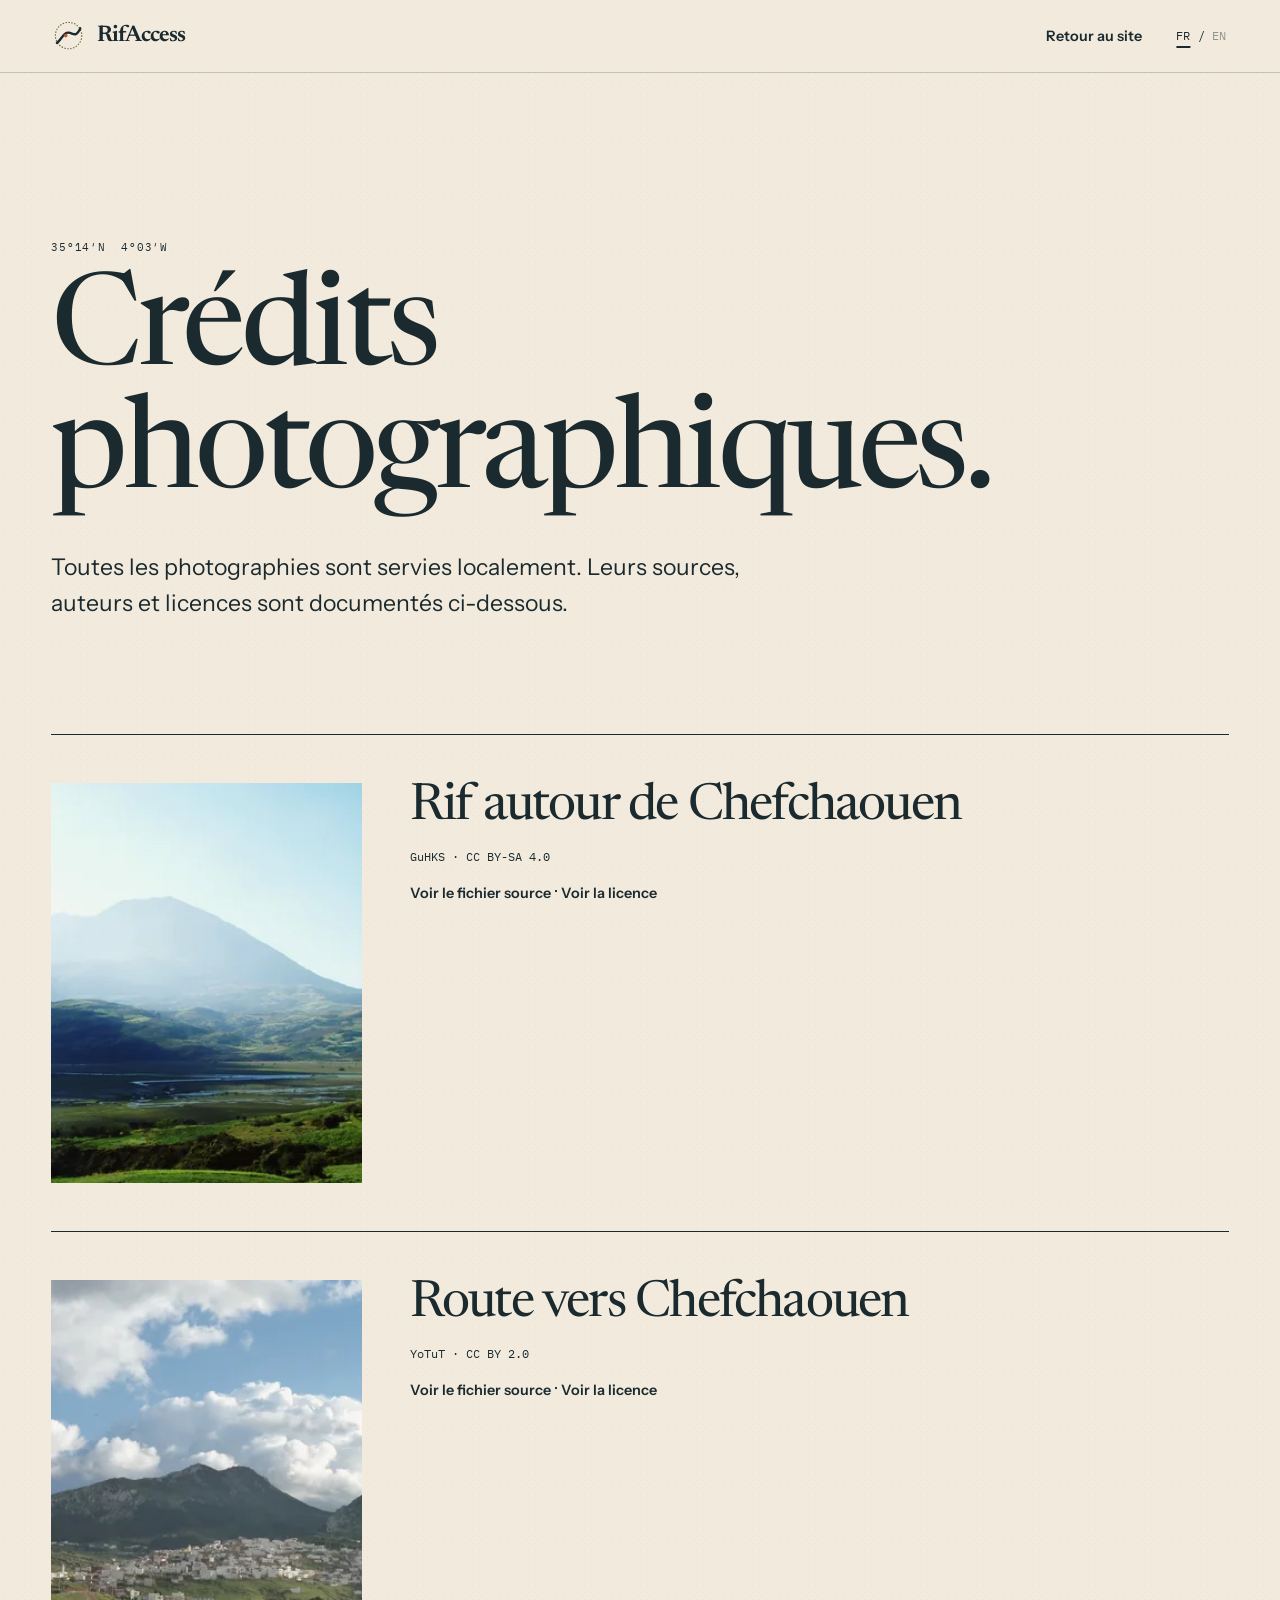
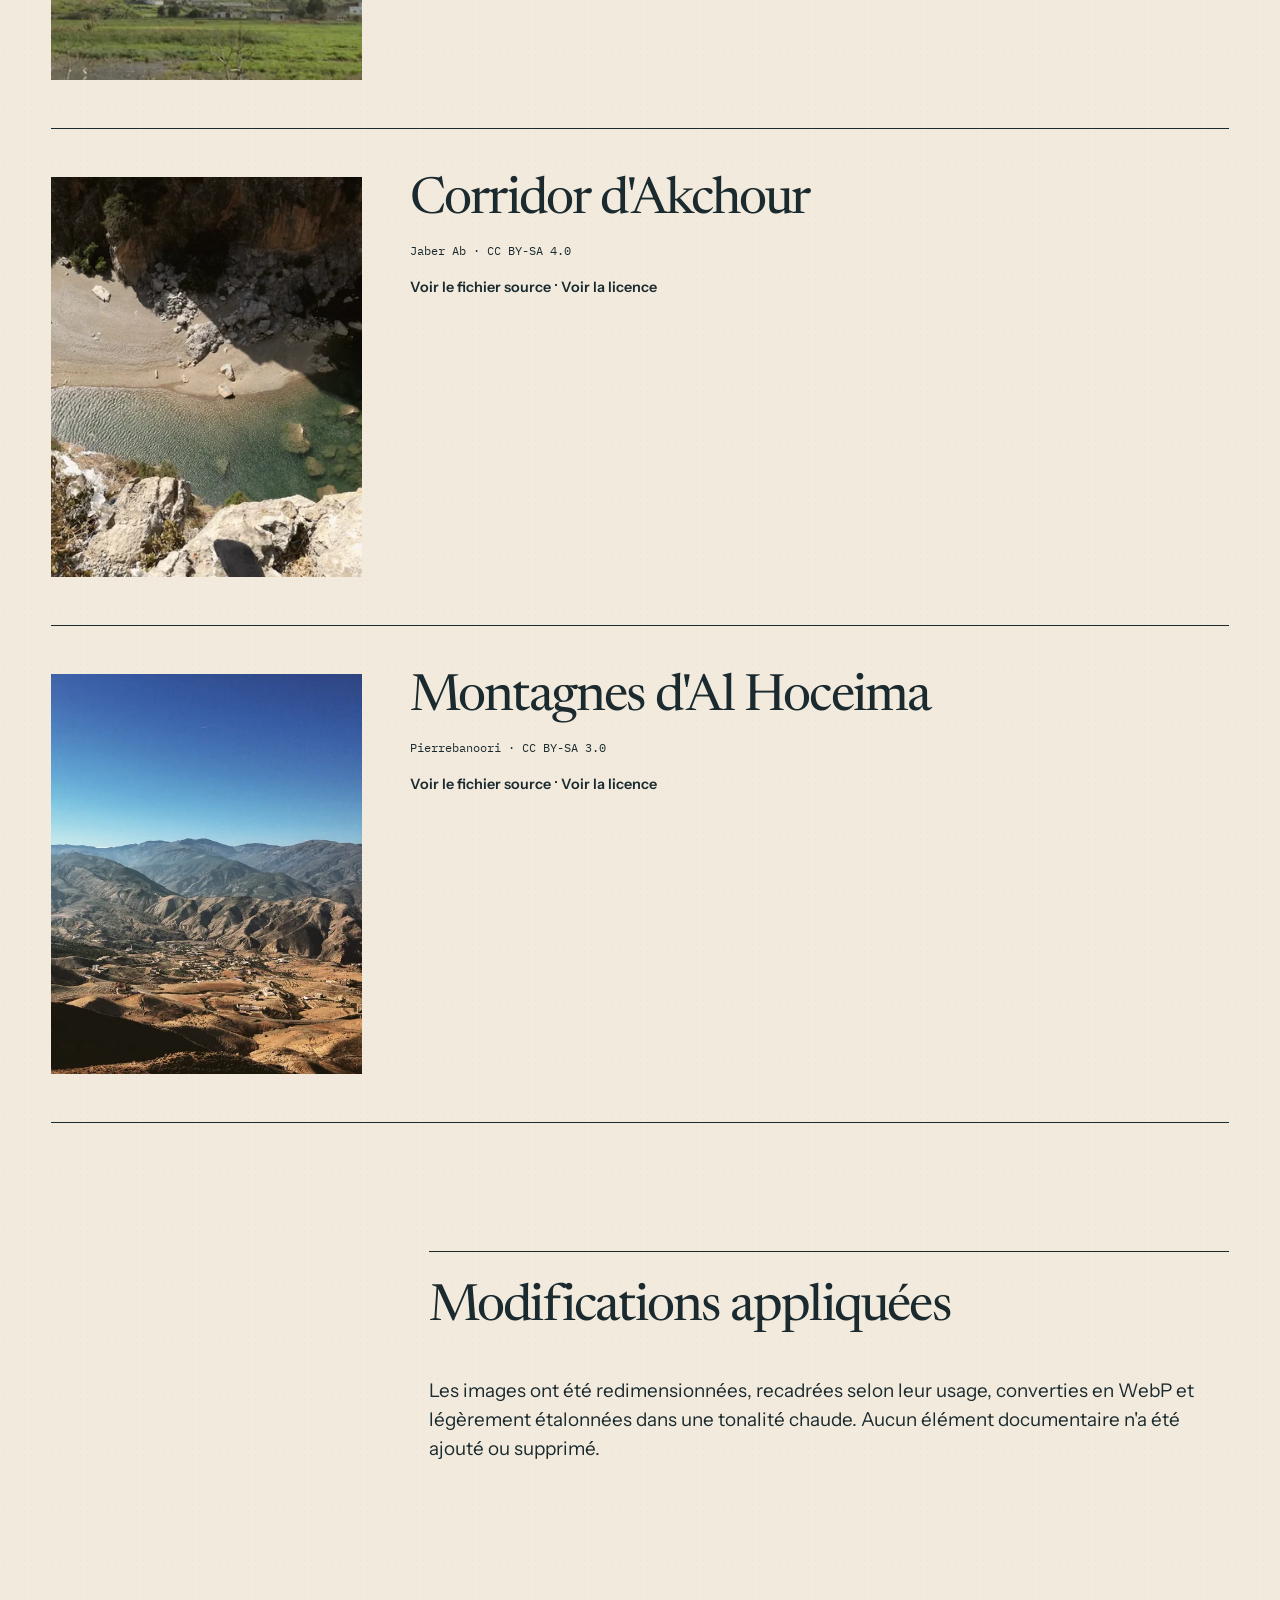
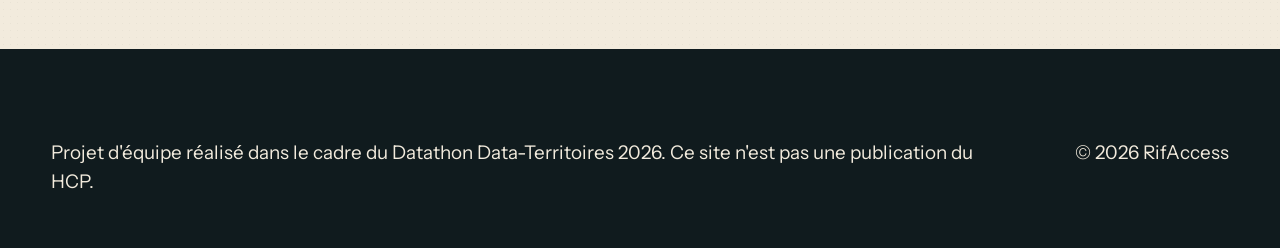
<file: credits.html>
<!doctype html>
<html lang="fr">
  <head>
    <meta charset="utf-8"><meta name="viewport" content="width=device-width, initial-scale=1">
    <title>Crédits photographiques — RifAccess</title>
    <meta name="description" content="Crédits et licences des photographies utilisées par RifAccess.">
    <link rel="canonical" href="https://rifaccess.com/credits.html">
    <link rel="icon" href="/assets/icons/favicon.svg" type="image/svg+xml"><link rel="apple-touch-icon" href="/assets/img/apple-touch-icon.png">
    <link rel="preconnect" href="https://fonts.googleapis.com"><link rel="preconnect" href="https://fonts.gstatic.com" crossorigin>
    <link href="https://fonts.googleapis.com/css2?family=IBM+Plex+Mono:wght@400;500&family=Instrument+Sans:wdth,wght@75..100,400..700&family=Newsreader:opsz,wght@6..72,300..700&display=swap" rel="stylesheet">
    <link rel="stylesheet" href="/assets/css/site.css"><script src="/assets/js/site.js" defer></script>
  </head>
  <body class="credits-page" data-page="credits">
    <header class="site-header"><a class="brand" href="/index.html"><svg class="brand-mark" viewBox="0 0 48 48" aria-hidden="true"><circle cx="24" cy="24" r="18" class="brand-buffer"></circle><path d="M8 34C15 29 17 19 24 20s10 7 16-6" class="brand-road"></path><circle cx="20" cy="24" r="2.5" class="brand-douar"></circle></svg><span>RifAccess</span></a><a class="text-link back-link" href="/index.html" data-i18n="credits.back"></a><div class="language-switch" role="group" aria-label="Langue" data-i18n-aria-label="a11y.language"><button type="button" data-lang="fr" aria-pressed="true">FR</button><span>/</span><button type="button" data-lang="en" aria-pressed="false">EN</button></div></header>
    <main class="credits-main"><p class="coordinate">35°14′N&nbsp;&nbsp;4°03′W</p><h1 data-i18n="credits.title"></h1><p class="credits-intro" data-i18n="credits.intro"></p><div class="credits-list" data-credits></div><aside class="license-note"><h2 data-i18n="credits.modificationsTitle"></h2><p data-i18n="credits.modifications"></p></aside></main>
    <footer class="site-footer credits-footer"><p data-i18n="footer.disclaimer"></p><p>© 2026 RifAccess</p></footer>
  </body>
</html>
</file>
<file: assets/css/site.css>
:root {
  --paper: #f2ebdd;
  --paper-deep: #e7ddc9;
  --ink: #1b2a2f;
  --ink-soft: #34454a;
  --rust: #b5532f;
  --rust-dark: #873d25;
  --moss: #5e6b3a;
  --rain: #718391;
  --line: rgba(27, 42, 47, 0.22);
  --font-serif: "Newsreader", Georgia, serif;
  --font-sans: "Instrument Sans", Arial, sans-serif;
  --font-mono: "IBM Plex Mono", monospace;
  --gutter: clamp(1rem, 4vw, 5.5rem);
  --max: 112rem;
}

*, *::before, *::after { box-sizing: border-box; }
html { scroll-behavior: smooth; background: var(--paper); color: var(--ink); }
body { margin: 0; min-width: 20rem; overflow-x: hidden; font-family: var(--font-sans); font-size: clamp(1rem, 0.3vw + 0.94rem, 1.18rem); line-height: 1.55; background-color: var(--paper); background-image: radial-gradient(rgba(27, 42, 47, 0.045) 0.6px, transparent 0.8px); background-size: 7px 7px; }
img, svg { display: block; max-width: 100%; }
img { object-fit: cover; }
a { color: inherit; text-underline-offset: 0.22em; }
button, input { font: inherit; }
button { color: inherit; }
h1, h2, h3, p { margin-top: 0; }
h1, h2, h3 { font-family: var(--font-serif); font-weight: 430; line-height: 0.96; letter-spacing: -0.035em; text-wrap: balance; }
h2 { font-size: clamp(3rem, 6vw, 8.4rem); }
h3 { font-size: clamp(1.9rem, 3vw, 3.8rem); }
:focus-visible { outline: 3px solid var(--rust); outline-offset: 4px; }
::selection { background: var(--rust); color: #fff; }
.sr-only { position: absolute; width: 1px; height: 1px; padding: 0; margin: -1px; overflow: hidden; clip: rect(0, 0, 0, 0); white-space: nowrap; border: 0; }
.skip-link { position: fixed; z-index: 1000; top: 1rem; left: 1rem; padding: 0.7rem 1rem; background: var(--ink); color: var(--paper); transform: translateY(-200%); }
.skip-link:focus { transform: none; }

.site-header { position: relative; z-index: 100; display: grid; grid-template-columns: auto 1fr auto; align-items: center; gap: 2rem; max-width: var(--max); margin: 0 auto; padding: 1.15rem var(--gutter); border-bottom: 1px solid var(--line); background: color-mix(in srgb, var(--paper) 92%, transparent); backdrop-filter: blur(12px); }
.brand { display: inline-flex; align-items: center; gap: 0.65rem; color: var(--ink); text-decoration: none; font-family: var(--font-serif); font-size: 1.42rem; font-weight: 650; letter-spacing: -0.04em; }
.brand-mark { width: 2.2rem; height: 2.2rem; overflow: visible; }
.brand-buffer { fill: none; stroke: var(--moss); stroke-width: 1.5; stroke-dasharray: 2 2; }
.brand-road { fill: none; stroke: currentColor; stroke-width: 3.2; stroke-linecap: round; }
.brand-douar { fill: var(--rust); }
.site-nav { justify-self: center; display: flex; align-items: center; gap: clamp(1rem, 2.2vw, 3rem); font-size: 0.84rem; }
.site-nav a, .footer-links a { position: relative; text-decoration: none; }
.site-nav a::after, .footer-links a::after, .text-link::after { content: ""; position: absolute; left: 0; right: 100%; bottom: -0.3rem; height: 1px; background: currentColor; transition: right 280ms ease; }
.site-nav a:hover::after, .footer-links a:hover::after, .text-link:hover::after { right: 0; }
.header-actions { display: flex; align-items: center; gap: clamp(0.8rem, 1.6vw, 1.8rem); }
.language-switch { display: inline-flex; align-items: center; gap: 0.32rem; font-family: var(--font-mono); font-size: 0.72rem; }
.language-switch button { padding: 0.15rem; border: 0; background: transparent; cursor: pointer; opacity: 0.45; }
.language-switch button[aria-pressed="true"] { opacity: 1; text-decoration: underline; text-decoration-thickness: 2px; text-underline-offset: 0.35rem; }
.app-link { padding: 0.72rem 1rem; border: 1px solid var(--line); text-decoration: none; font-family: var(--font-mono); font-size: 0.68rem; letter-spacing: 0.03em; text-transform: uppercase; }
.app-link.is-disabled { opacity: 0.62; cursor: not-allowed; }
.menu-toggle { display: none; width: 2.8rem; height: 2.8rem; padding: 0.65rem; border: 1px solid var(--line); background: transparent; }
.menu-toggle svg { fill: none; stroke: currentColor; stroke-width: 1.5; }

.page-shell { width: 100%; max-width: 100%; overflow-x: clip; }
.chapter { position: relative; padding: clamp(8rem, 15vw, 15rem) var(--gutter); }
.chapter > * { max-width: var(--max); margin-left: auto; margin-right: auto; }
.chapter-dark, .chapter-ink { color: var(--paper); background-color: var(--ink); background-image: radial-gradient(rgba(242, 235, 221, 0.055) 0.6px, transparent 0.8px); background-size: 8px 8px; }
.chapter-rust { color: var(--paper); background: var(--rust-dark); }
.chapter-index { display: flex; align-items: center; justify-content: space-between; margin-bottom: clamp(4rem, 8vw, 9rem); padding-bottom: 0.85rem; border-bottom: 1px solid currentColor; font-family: var(--font-mono); font-size: 0.72rem; letter-spacing: 0.06em; text-transform: uppercase; opacity: 0.82; }
.section-header { display: grid; grid-template-columns: minmax(0, 1.55fr) minmax(17rem, 0.55fr); align-items: end; gap: 2rem; margin-bottom: clamp(5rem, 9vw, 10rem); }
.section-header h2 { max-width: 11ch; margin-bottom: 0; }
.section-header p { max-width: 38rem; margin-bottom: 0; font-size: clamp(1.1rem, 1.5vw, 1.5rem); }
.coordinate, .map-ref, .data-type, .map-coordinate { font-family: var(--font-mono); font-size: 0.7rem; letter-spacing: 0.07em; text-transform: uppercase; }
.button { display: inline-flex; align-items: center; justify-content: center; min-height: 3.4rem; padding: 0.9rem 1.4rem; border: 1px solid transparent; text-decoration: none; font-size: 0.88rem; font-weight: 600; transition: transform 220ms ease, background 220ms ease; }
.button:hover { transform: translateY(-3px); }
.button-primary { background: var(--ink); color: var(--paper); }
.button-light { background: var(--paper); color: var(--ink); }
.text-link { position: relative; display: inline-block; width: fit-content; text-decoration: none; font-size: 0.9rem; font-weight: 600; }

.hero { min-height: 100vh; display: grid; grid-template-columns: minmax(0, 1.25fr) minmax(22rem, 0.75fr); grid-template-rows: auto auto auto; column-gap: clamp(2rem, 5vw, 7rem); align-items: center; padding-top: clamp(5rem, 9vw, 9rem); padding-bottom: clamp(5rem, 8vw, 9rem); }
.hero > * { width: 100%; }
.contours { position: absolute; inset: 0; width: 100%; height: 100%; pointer-events: none; }
.contours path { fill: none; stroke: currentColor; stroke-width: 0.7; opacity: 0.14; vector-effect: non-scaling-stroke; stroke-dasharray: 1; stroke-dashoffset: 1; }
.hero-copy { grid-column: 1 / 2; z-index: 2; padding: 2rem 0 5rem; }
.hero-copy h1 { max-width: 16ch; margin: 1.3rem 0 2rem; font-size: clamp(3.25rem, 7vw, 8.5rem); line-height: 0.88; }
.hero-promise { max-width: 42rem; margin-bottom: 2.4rem; font-size: clamp(1.18rem, 1.8vw, 1.65rem); line-height: 1.35; }
.hero-actions { display: flex; align-items: center; gap: 1.5rem; }
.hero-photo { grid-column: 2 / 3; align-self: stretch; position: relative; z-index: 1; min-height: 35rem; margin: 0; overflow: hidden; }
.hero-photo::before, .full-bleed-photo::before { content: ""; position: absolute; inset: 0; z-index: 1; border: 1px solid rgba(242, 235, 221, 0.28); pointer-events: none; }
.hero-photo img { width: 100%; height: 100%; min-height: 35rem; filter: saturate(0.72) contrast(1.08) sepia(0.08); transition: transform 900ms cubic-bezier(.2,.7,.2,1); }
.hero-photo:hover img, .full-bleed-photo:hover img { transform: scale(1.035); }
figcaption { position: absolute; z-index: 2; left: 0.8rem; right: 0.8rem; bottom: 0.7rem; display: flex; justify-content: space-between; gap: 1rem; padding: 0.55rem 0.65rem; color: #fff; background: rgba(27, 42, 47, 0.74); font-family: var(--font-mono); font-size: 0.62rem; }
.rai-explainer { grid-column: 1 / -1; z-index: 3; margin-top: clamp(-3rem, -4vw, -1.5rem); padding: clamp(1.3rem, 3vw, 3rem); background: var(--paper-deep); border: 1px solid var(--ink); box-shadow: 0 2rem 5rem rgba(27, 42, 47, 0.16); }
.diagram-header { display: flex; align-items: flex-start; justify-content: space-between; gap: 2rem; }
.diagram-header h2 { max-width: 16ch; margin: 0.4rem 0 0; font-size: clamp(2rem, 4vw, 4.8rem); }
.season-toggle { display: flex; padding: 0.2rem; border: 1px solid var(--line); background: var(--paper); }
.season-toggle button { min-width: 8rem; padding: 0.65rem 0.8rem; border: 0; background: transparent; font-family: var(--font-mono); font-size: 0.65rem; cursor: pointer; }
.season-toggle button[aria-pressed="true"] { background: var(--ink); color: var(--paper); }
.access-diagram { width: 100%; margin: 1rem 0; }
.terrain-line { fill: none; stroke: var(--line); stroke-width: 1; }
.road-buffer { fill: none; stroke: rgba(94, 107, 58, 0.22); stroke-width: 72; stroke-linecap: round; transition: stroke 500ms ease; }
.main-road { fill: none; stroke: var(--ink); stroke-width: 5; stroke-linecap: round; }
.seasonal-track { fill: none; stroke: var(--ink-soft); stroke-width: 2; stroke-dasharray: 6 6; transition: opacity 500ms ease, stroke-dashoffset 500ms ease; }
.access-diagram.is-rainy .seasonal-track { opacity: 0; stroke-dashoffset: 20; }
.douar circle { fill: var(--moss); stroke: var(--paper); stroke-width: 4; transition: fill 500ms ease, transform 500ms ease; }
.douar text, .road-label, .measure-label { fill: var(--ink); font-family: var(--font-mono); font-size: 12px; }
.douar-isolated circle, .access-diagram.is-rainy .douar-switch circle { fill: var(--rust); }
.access-diagram.is-rainy .douar-switch circle { transform: scale(1.28); }
.measure-line { stroke: var(--rust); stroke-width: 1.5; stroke-dasharray: 4 4; }
.diagram-legend { display: grid; grid-template-columns: auto auto 1fr; align-items: center; gap: 1.3rem; font-family: var(--font-mono); font-size: 0.66rem; }
.diagram-legend > span { display: inline-flex; align-items: center; gap: 0.45rem; }
.legend-dot { display: inline-block; width: 0.7rem; height: 0.7rem; border-radius: 50%; }
.legend-dot.covered { background: var(--moss); }.legend-dot.isolated { background: var(--rust); }
.diagram-status { justify-self: end; margin: 0; color: var(--ink-soft); }
.key-figures { grid-column: 1 / -1; display: grid; grid-template-columns: repeat(4, 1fr); border-top: 1px solid var(--ink); border-bottom: 1px solid var(--ink); }
.key-figures div { min-height: 10rem; display: flex; flex-direction: column; justify-content: space-between; padding: 1.2rem; border-right: 1px solid var(--line); }
.key-figures div:last-child { border-right: 0; }
.key-figures strong { font-family: var(--font-serif); font-size: clamp(2.4rem, 4.5vw, 5.5rem); font-weight: 450; letter-spacing: -0.05em; line-height: 1; }
.key-figures span { max-width: 15rem; font-family: var(--font-mono); font-size: 0.64rem; text-transform: uppercase; }

.problem { padding-left: 0; padding-right: 0; }
.problem > *:not(.full-bleed-photo) { padding-left: var(--gutter); padding-right: var(--gutter); }
.problem .chapter-index { max-width: calc(var(--max) + (2 * var(--gutter))); }
.problem-heading { display: grid; grid-template-columns: minmax(0, 1.4fr) minmax(18rem, 0.6fr); gap: 4rem; align-items: end; margin-bottom: clamp(5rem, 10vw, 10rem); }
.problem-heading h2 { max-width: 12ch; margin: 0; }
.inline-image { display: inline-block; width: clamp(4.5rem, 9vw, 11rem); height: 0.62em; margin: 0 0.12em; vertical-align: 0.05em; background: url("/assets/img/al-hoceima-640.webp") center 62% / cover; border-radius: 999px; }
.scrub-copy { max-width: 35rem; margin: 0; font-size: clamp(1.25rem, 2vw, 1.85rem); line-height: 1.45; }
.scrub-word { opacity: 0.14; }
.full-bleed-photo { position: relative; max-width: none; width: 100%; height: min(78vh, 58rem); margin: 0; overflow: hidden; }
.full-bleed-photo img { width: 100%; height: 100%; filter: saturate(0.62) contrast(1.12) sepia(0.12); transition: transform 1200ms cubic-bezier(.2,.7,.2,1); }
.problem-notes { display: grid; grid-template-columns: repeat(3, 1fr); gap: 0; padding-top: 4rem; }
.problem-notes p { margin: 0; min-height: 9rem; padding: 1.4rem 1.4rem 1.4rem 0; border-top: 1px solid currentColor; font-size: clamp(1rem, 1.3vw, 1.35rem); }

.formula { display: flex; align-items: center; justify-content: center; gap: clamp(1rem, 2vw, 3rem); padding: clamp(2rem, 5vw, 5rem); margin-bottom: 1rem; color: var(--paper); background: var(--ink); }
.formula > span:first-child { max-width: 14rem; font-family: var(--font-mono); font-size: 0.68rem; text-transform: uppercase; }
.formula strong { font-family: var(--font-serif); font-size: clamp(2rem, 5vw, 6rem); font-weight: 400; }
.fraction { display: grid; font-family: var(--font-mono); font-size: clamp(0.65rem, 1vw, 0.9rem); text-align: center; }
.fraction span:first-child { padding: 0.65rem; border-bottom: 1px solid var(--paper); }
.fraction span:last-child { padding: 0.65rem; }
.measure-grid { display: grid; grid-template-columns: repeat(12, 1fr); grid-auto-flow: dense; }
.measure-panel { position: relative; min-height: 24rem; padding: clamp(1.5rem, 3vw, 3.5rem); border: 1px solid var(--ink); overflow: hidden; transition: color 400ms ease, background 400ms ease; }
.measure-panel:hover { color: var(--paper); background: var(--ink); }
.measure-panel svg { width: 3rem; height: 3rem; margin-bottom: clamp(4rem, 8vw, 8rem); fill: none; stroke: currentColor; stroke-width: 1.2; }
.measure-panel h3 { max-width: 12ch; margin-bottom: 1rem; }
.measure-panel p { max-width: 35rem; margin-bottom: 0; }
.measure-number { position: absolute; top: 1.4rem; right: 1.4rem; font-family: var(--font-mono); font-size: 0.65rem; }
.measure-rai { grid-column: span 7; }.measure-time { grid-column: span 5; }.measure-seasons { grid-column: span 5; }.measure-priority { grid-column: span 7; }
.measure-seasons { background: color-mix(in srgb, var(--rain) 18%, var(--paper)); }
.measure-priority { background: color-mix(in srgb, var(--rust) 13%, var(--paper)); }
.season-rule { display: flex; height: 0.5rem; margin-top: 3rem; }.season-rule span:first-child { width: 63%; background: var(--moss); }.season-rule span:last-child { flex: 1; background: var(--rain); }

.route-map { position: relative; display: grid; grid-template-columns: repeat(7, minmax(10rem, 1fr)); gap: 0; padding: 4rem 0 2rem; overflow-x: auto; scrollbar-width: thin; }
.route-map::before { content: ""; position: absolute; top: 5.25rem; left: 7%; right: 7%; height: 1px; background: var(--paper); opacity: 0.45; }
.route-step { position: relative; min-height: 19rem; padding: 0 1rem; }
.route-step::before { content: ""; position: relative; z-index: 2; display: block; width: 2.5rem; height: 2.5rem; margin: 0 0 4rem; border: 1px solid var(--paper); border-radius: 50%; background: var(--ink); transition: transform 300ms ease, background 300ms ease; }
.route-step:hover::before { transform: scale(1.35); background: var(--rust); }
.route-step .step-number { display: block; margin-bottom: 0.8rem; font-family: var(--font-mono); font-size: 0.66rem; opacity: 0.65; }
.route-step h3 { margin-bottom: 0.8rem; font-size: clamp(1.6rem, 2vw, 2.5rem); }
.route-step p { margin: 0; font-size: 0.84rem; opacity: 0.72; }

.data-ledger { display: grid; grid-template-columns: 1fr 1fr; border: 1px solid var(--ink); }
.data-column { min-height: 38rem; padding: clamp(1.8rem, 4vw, 4.5rem); }
.data-column + .data-column { border-left: 1px solid var(--ink); }
.data-column.unconventional { color: var(--paper); background: var(--moss); }
.data-icon { display: grid; place-items: center; width: 5rem; height: 5rem; margin-bottom: 6rem; border: 1px solid currentColor; border-radius: 50%; }
.data-icon svg { width: 2.3rem; height: 2.3rem; fill: none; stroke: currentColor; stroke-width: 1.3; }
.data-column h3 { max-width: 10ch; margin: 0.8rem 0 2.5rem; }
.data-column ul, .soon-content ul { list-style: none; margin: 0; padding: 0; }
.data-column li { padding: 0.85rem 0; border-top: 1px solid currentColor; font-family: var(--font-mono); font-size: 0.75rem; }
.source-marquee { max-width: none; margin-top: 5rem; overflow: hidden; border-block: 1px solid var(--ink); }
.source-marquee > div { width: max-content; display: flex; gap: 3rem; padding: 1rem 0; animation: marquee 32s linear infinite; font-family: var(--font-mono); font-size: 0.72rem; }
.source-marquee span::before { content: "×"; margin-right: 3rem; color: var(--rust); }
@keyframes marquee { to { transform: translateX(-50%); } }

.territory-layout { display: grid; grid-template-columns: minmax(0, 1fr) minmax(20rem, 0.7fr); gap: clamp(3rem, 8vw, 9rem); align-items: center; }
.territory-map { position: relative; }
.territory-map svg { width: 100%; }
.province { stroke: var(--ink); stroke-width: 1.5; transition: transform 300ms ease, fill 300ms ease; transform-origin: center; }
.province:hover { transform: translateY(-5px); fill: var(--rust); }
.province-1 { fill: #d7cfad; }.province-2 { fill: #c6b98d; }.province-3 { fill: #b1b98b; }.province-4 { fill: #8f9a71; }
.map-contours path { fill: none; stroke: var(--ink); stroke-width: 0.8; opacity: 0.3; stroke-dasharray: 4 5; }
.map-labels text { fill: var(--ink); font-family: var(--font-mono); font-size: 12px; }
.map-coordinate { position: absolute; right: 0; bottom: 0; }
.territory-copy h2 { max-width: 7ch; margin-bottom: 2rem; }
.territory-copy > p { max-width: 34rem; font-size: clamp(1.1rem, 1.5vw, 1.5rem); }
.territory-note { padding-top: 2rem; border-top: 1px solid var(--ink); font-family: var(--font-mono); font-size: 0.75rem !important; }
.province-accordion { display: flex; min-height: 22rem; margin-top: 8rem; border-block: 1px solid var(--ink); }
.province-panel { flex: 1; position: relative; display: flex; flex-direction: column; justify-content: flex-end; min-width: 0; padding: 1.5rem; border-right: 1px solid var(--ink); overflow: hidden; transition: flex 650ms cubic-bezier(.2,.8,.2,1); }
.province-panel:last-child { border-right: 0; }
.province-panel:hover, .province-panel:focus-within { flex: 2.15; background: var(--ink); color: var(--paper); }
.province-panel span { font-family: var(--font-mono); font-size: 0.65rem; }
.province-panel h3 { margin: 0.8rem 0 0; font-size: clamp(1.8rem, 3vw, 4rem); white-space: nowrap; }

.journal .section-header h2 { max-width: 8ch; }
.updates-feed { border-top: 1px solid currentColor; }
.update-item { display: grid; grid-template-columns: 10rem minmax(0, 1fr) auto; gap: 2rem; align-items: start; padding: clamp(1.5rem, 3vw, 3rem) 0; border-bottom: 1px solid currentColor; }
.update-date, .update-tag { font-family: var(--font-mono); font-size: 0.7rem; text-transform: uppercase; }
.update-item h3 { margin: 0 0 0.6rem; font-size: clamp(1.8rem, 3vw, 3.8rem); }.update-item p { max-width: 42rem; margin: 0; opacity: 0.82; }
.update-tag { padding: 0.4rem 0.55rem; border: 1px solid currentColor; }

.calendar-layout { display: grid; grid-template-columns: minmax(18rem, 0.65fr) minmax(0, 1.35fr); gap: clamp(3rem, 8vw, 10rem); align-items: start; }
.calendar-layout .section-header { position: sticky; top: 5rem; display: block; margin: 0; }.calendar-layout .section-header h2 { margin-bottom: 2rem; }.calendar-layout .section-header p { max-width: 30rem; }
.date-route { list-style: none; margin: 0; padding: 0; border-top: 1px solid var(--ink); }
.date-item { display: grid; grid-template-columns: 8rem 1fr; gap: 2rem; min-height: 11rem; padding: 2rem 0; border-bottom: 1px solid var(--ink); }
.date-item time { font-family: var(--font-mono); font-size: 0.72rem; }.date-item h3 { margin-bottom: 0.5rem; font-size: clamp(1.7rem, 2.5vw, 3rem); }.date-item p { margin: 0; }

.team-list { border-top: 1px solid var(--ink); }
.team-member { display: grid; grid-template-columns: 7rem minmax(0, 1fr) auto; align-items: center; gap: clamp(1.5rem, 4vw, 4rem); padding: 2rem 0; border-bottom: 1px solid var(--ink); }
.monogram { display: grid; place-items: center; width: 5.5rem; height: 5.5rem; border: 1px solid var(--ink); border-radius: 50%; font-family: var(--font-serif); font-size: 1.65rem; transition: color 300ms ease, background 300ms ease, transform 300ms ease; }
.team-member:hover .monogram { color: var(--paper); background: var(--rust); transform: rotate(-6deg); }
.team-member h3 { margin: 0; font-size: clamp(2rem, 4vw, 4.8rem); }.team-member p { margin: 0; font-family: var(--font-mono); font-size: 0.68rem; text-transform: uppercase; }

.soon { min-height: 85vh; display: grid; align-items: center; grid-template-columns: minmax(0, 1.2fr) minmax(18rem, 0.8fr); gap: 3rem; overflow: hidden; }
.soon > *:not(.contours) { width: 100%; z-index: 2; }
.soon-content { max-width: 68rem; }
.soon-content h2 { max-width: 10ch; margin: 1rem 0 2rem; }
.soon-content > p { max-width: 47rem; font-size: clamp(1.1rem, 1.6vw, 1.5rem); }
.soon-content ul { display: flex; flex-wrap: wrap; gap: 0.6rem; margin: 2.5rem 0; }
.soon-content li { padding: 0.55rem 0.7rem; border: 1px solid rgba(242, 235, 221, 0.4); font-family: var(--font-mono); font-size: 0.68rem; text-transform: uppercase; }
.soon-signal { position: relative; aspect-ratio: 1; justify-self: end; max-width: 32rem; }
.soon-signal span { position: absolute; inset: 12%; border: 1px solid var(--paper); border-radius: 50%; animation: pulse 3.4s ease-out infinite; opacity: 0; }
.soon-signal span:nth-child(2) { animation-delay: 1.1s; }.soon-signal span:nth-child(3) { animation-delay: 2.2s; }
.soon-signal i { position: absolute; width: 1rem; height: 1rem; left: 50%; top: 50%; border-radius: 50%; background: var(--rust); transform: translate(-50%, -50%); }
@keyframes pulse { 0% { transform: scale(0.2); opacity: 1; } 100% { transform: scale(1); opacity: 0; } }

.site-footer { display: grid; grid-template-columns: 1.2fr 0.8fr 1.6fr auto; gap: clamp(2rem, 5vw, 6rem); padding: clamp(3rem, 7vw, 7rem) var(--gutter) 2rem; color: var(--paper); background: #101b1e; }
.footer-brand p { max-width: 23rem; margin-top: 1.4rem; opacity: 0.7; }.site-footer .brand { color: var(--paper); }
.footer-links { display: flex; flex-direction: column; align-items: flex-start; gap: 0.7rem; font-size: 0.85rem; }
.footer-meta { font-size: 0.78rem; opacity: 0.78; }.disclaimer { max-width: 45rem; padding: 1rem 0; border-block: 1px solid rgba(242, 235, 221, 0.24); }
.footer-language { align-self: start; }.noscript { margin: 0; padding: 1rem; color: var(--paper); background: var(--rust-dark); text-align: center; }

.credits-page { min-height: 100vh; }
.credits-page .site-header { grid-template-columns: 1fr auto auto; }
.credits-main { max-width: var(--max); margin: 0 auto; padding: clamp(7rem, 13vw, 13rem) var(--gutter); }
.credits-main > h1 { max-width: 10ch; margin: 1rem 0 2rem; font-size: clamp(4rem, 10vw, 10rem); }
.credits-intro { max-width: 44rem; margin-bottom: 7rem; font-size: clamp(1.15rem, 1.8vw, 1.55rem); }
.credits-list { border-top: 1px solid var(--ink); }
.credit-item { display: grid; grid-template-columns: minmax(13rem, 0.55fr) minmax(0, 1.45fr); gap: 3rem; padding: 3rem 0; border-bottom: 1px solid var(--ink); }
.credit-item img { width: 100%; aspect-ratio: 16 / 10; }.credit-item h2 { margin-bottom: 1rem; font-size: clamp(2rem, 4vw, 4.8rem); }.credit-item p { max-width: 50rem; }.credit-meta { font-family: var(--font-mono); font-size: 0.72rem; }
.license-note { max-width: 50rem; margin: 8rem 0 0 auto; padding-top: 2rem; border-top: 1px solid var(--ink); }.license-note h2 { font-size: clamp(2rem, 4vw, 4rem); }
.credits-footer { grid-template-columns: 1fr auto; }

.reveal { opacity: 1; transform: none; }
.js .reveal { opacity: 0; transform: translateY(2rem); }

@media (max-width: 980px) {
  .site-header { grid-template-columns: auto 1fr auto; gap: 1rem; position: sticky; top: 0; }
  .menu-toggle { display: block; justify-self: end; }
  .site-nav { position: absolute; top: 100%; left: var(--gutter); right: var(--gutter); display: none; flex-direction: column; align-items: stretch; padding: 1.5rem; color: var(--paper); background: var(--ink); box-shadow: 0 1.5rem 3rem rgba(27, 42, 47, 0.2); }
  .site-nav.is-open { display: flex; }.header-actions .app-link { display: none; }
  .hero { grid-template-columns: 1fr; }.hero-copy, .hero-photo, .rai-explainer, .key-figures { grid-column: 1; }.hero-photo { min-height: 30rem; }.hero-photo img { min-height: 30rem; }
  .problem-heading, .section-header, .territory-layout, .calendar-layout { grid-template-columns: 1fr; }.problem-heading { gap: 2rem; }.section-header h2 { max-width: 13ch; }
  .calendar-layout .section-header { position: static; margin-bottom: 4rem; }
  .site-footer { grid-template-columns: 1fr 1fr; }.footer-meta { grid-column: 1 / -1; }
}

@media (max-width: 700px) {
  .site-header { padding-top: 0.8rem; padding-bottom: 0.8rem; }.brand { font-size: 1.2rem; }.brand-mark { width: 1.9rem; height: 1.9rem; }.header-actions { gap: 0.5rem; }
  .chapter { padding-top: 7rem; padding-bottom: 7rem; }
  h2 { font-size: clamp(2.8rem, 13vw, 5.2rem); }
  .hero { padding-top: 4rem; }.hero-copy { padding-bottom: 2rem; }.hero-copy h1 { font-size: clamp(2.35rem, 11vw, 4.5rem); line-height: 0.92; }.hero-promise { font-size: 1.12rem; }.hero-actions { align-items: flex-start; flex-direction: column; }
  .hero-photo, .hero-photo img { min-height: 25rem; }
  .rai-explainer { margin-top: -1rem; padding: 1rem; }.diagram-header { flex-direction: column; }.season-toggle { width: 100%; }.season-toggle button { flex: 1; min-width: 0; }.diagram-legend { grid-template-columns: 1fr 1fr; }.diagram-status { grid-column: 1 / -1; justify-self: start; }.access-diagram { min-width: 38rem; }.rai-explainer { overflow-x: auto; }
  .key-figures { grid-template-columns: 1fr 1fr; }.key-figures div:nth-child(2) { border-right: 0; }.key-figures div:nth-child(-n+2) { border-bottom: 1px solid var(--line); }
  .problem-heading { grid-template-columns: 1fr; }.full-bleed-photo { height: 70vh; }.problem-notes { grid-template-columns: 1fr; }.problem-notes p { min-height: 0; }
  .formula { flex-wrap: wrap; justify-content: flex-start; }.formula > span:first-child { flex-basis: 100%; }.measure-panel { grid-column: 1 / -1; min-height: 21rem; }.measure-panel svg { margin-bottom: 4rem; }
  .route-map { display: block; overflow: visible; padding-left: 1.25rem; }.route-map::before { top: 2rem; bottom: 2rem; left: 2.45rem; right: auto; width: 1px; height: auto; }.route-step { min-height: 13rem; padding-left: 5rem; }.route-step::before { position: absolute; left: 0; top: 0; margin: 0; }
  .data-ledger { grid-template-columns: 1fr; }.data-column { min-height: auto; }.data-column + .data-column { border-left: 0; border-top: 1px solid var(--ink); }.data-icon { margin-bottom: 4rem; }
  .territory-layout { grid-template-columns: 1fr; }.territory-map { order: 2; }.province-accordion { display: grid; min-height: auto; margin-top: 5rem; }.province-panel { min-height: 8rem; border-right: 0; border-bottom: 1px solid var(--ink); }.province-panel:last-child { border-bottom: 0; }.province-panel:hover { flex: 1; }
  .update-item { grid-template-columns: 1fr auto; gap: 1rem; }.update-body { grid-column: 1 / -1; grid-row: 2; }.update-tag { grid-column: 2; grid-row: 1; }
  .date-item { grid-template-columns: 1fr; gap: 0.7rem; }.team-member { grid-template-columns: auto 1fr; }.team-member p { grid-column: 2; }.monogram { width: 4rem; height: 4rem; }
  .soon { grid-template-columns: 1fr; }.soon-signal { position: absolute; right: -10rem; bottom: -8rem; width: 24rem; opacity: 0.5; }
  .site-footer { grid-template-columns: 1fr; }.footer-meta { grid-column: auto; }.footer-language { grid-row: 1; justify-self: end; }
  .credits-page .site-header { grid-template-columns: 1fr auto; }.credits-page .language-switch { display: none; }.credit-item { grid-template-columns: 1fr; }.credits-footer { grid-template-columns: 1fr; }
}

@media (min-width: 1600px) {
  .hero { column-gap: 7rem; }.hero-photo { min-height: 46rem; }.hero-photo img { min-height: 46rem; }.chapter { padding-left: max(var(--gutter), calc((100vw - var(--max)) / 2)); padding-right: max(var(--gutter), calc((100vw - var(--max)) / 2)); }
}

@media (prefers-reduced-motion: reduce) {
  html { scroll-behavior: auto; }
  *, *::before, *::after { animation-duration: 0.01ms !important; animation-iteration-count: 1 !important; scroll-behavior: auto !important; transition-duration: 0.01ms !important; }
  .js .reveal { opacity: 1; transform: none; }.scrub-word { opacity: 1; }
}
</file>
